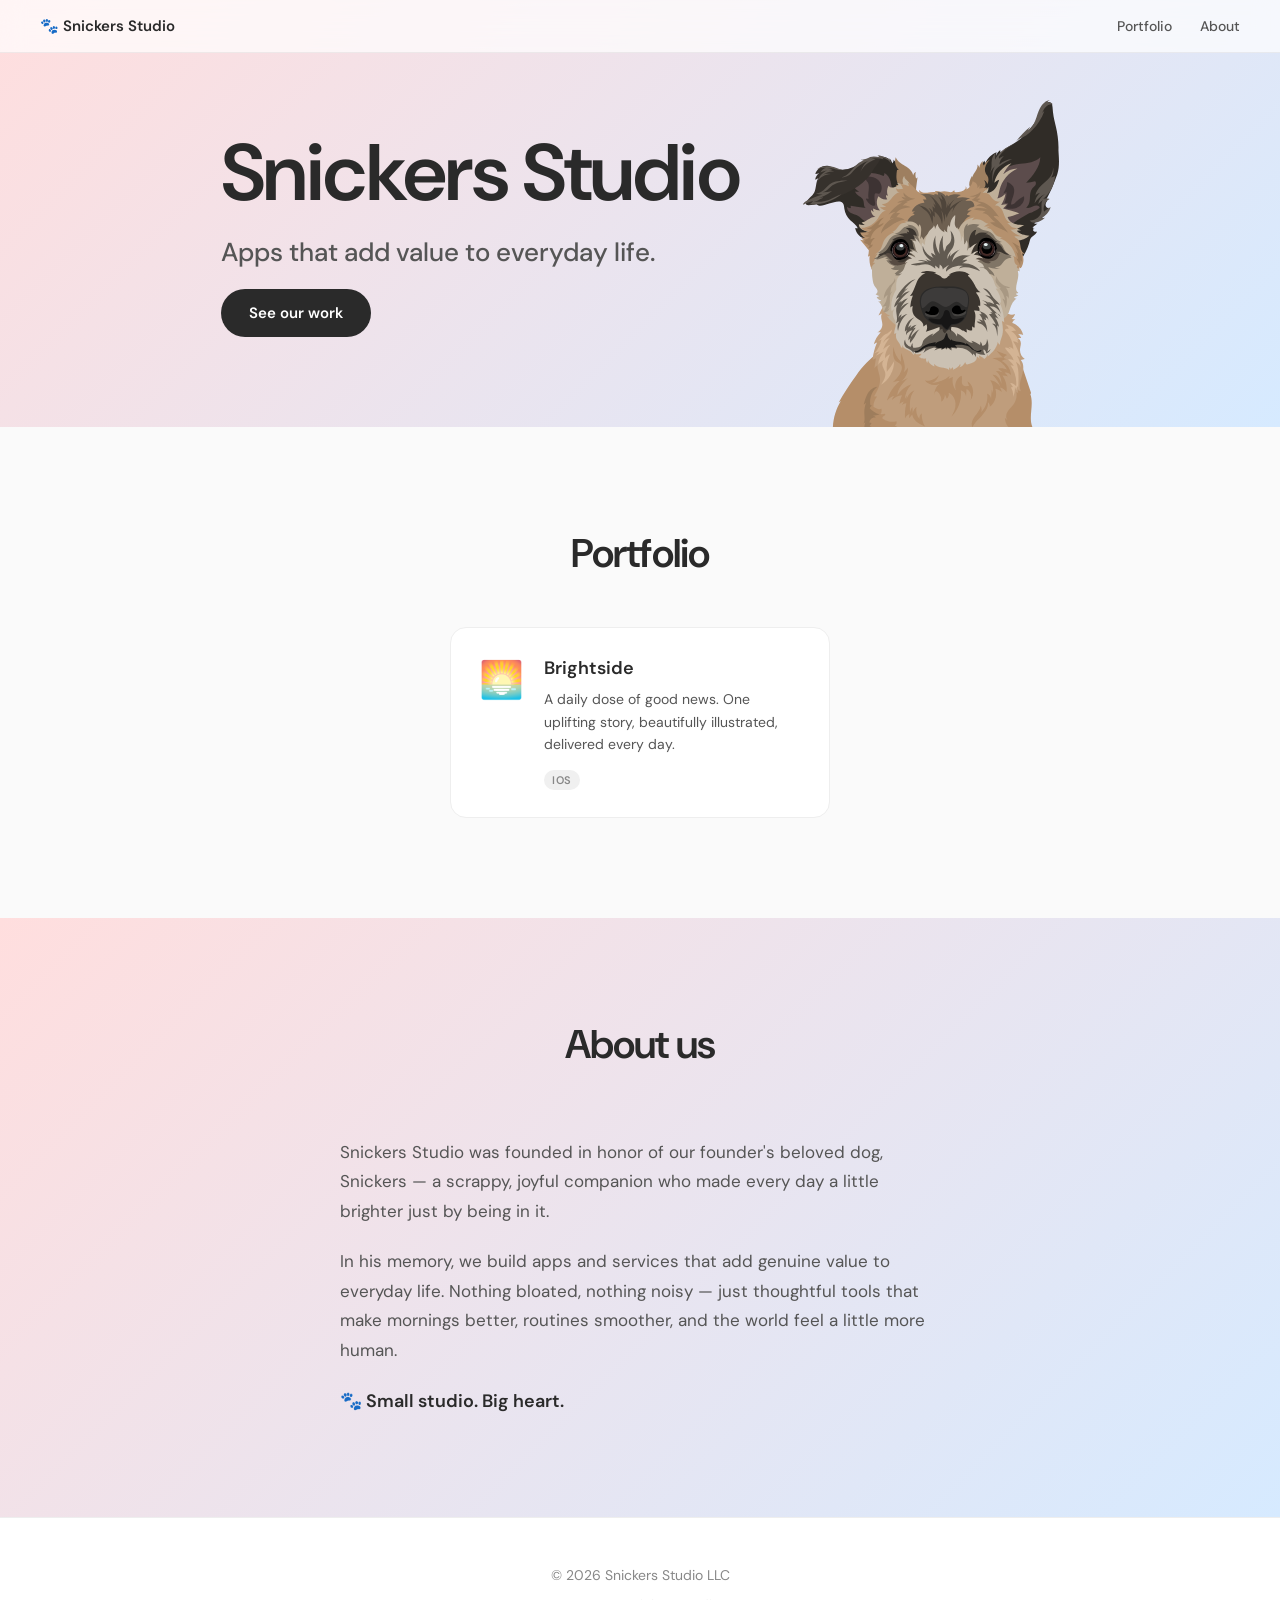
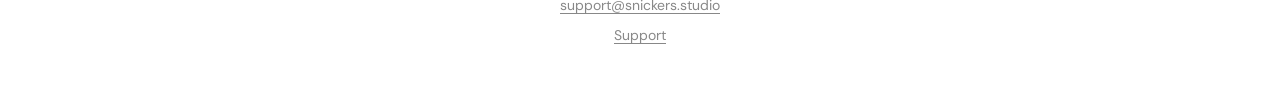
<file: index.html>
<!DOCTYPE html>
<html lang="en">
<head>
  <meta charset="UTF-8" />
  <meta name="viewport" content="width=device-width, initial-scale=1.0" />
  <title>Snickers Studio — Apps that add value to everyday life.</title>
  <meta name="description" content="Snickers Studio builds thoughtful apps and services that add genuine value to everyday life." />
  <link rel="preconnect" href="https://fonts.googleapis.com" />
  <link rel="preconnect" href="https://fonts.gstatic.com" crossorigin />
  <link href="https://fonts.googleapis.com/css2?family=DM+Sans:wght@400;500;600&display=swap" rel="stylesheet" />
  <link rel="stylesheet" href="style.css" />
</head>
<body>

  <!-- Nav -->
  <nav>
    <a href="/" class="nav-logo">🐾 Snickers Studio</a>
    <div class="nav-links">
      <a href="#portfolio">Portfolio</a>
      <a href="#about">About</a>
    </div>
  </nav>

  <!-- Hero -->
  <div class="hero hero--compact">
    <div class="hero-content">
      <h1>Snickers Studio</h1>
      <p class="tagline">Apps that add value to everyday life.</p>
      <a href="#portfolio" class="cta-btn">See our work</a>
    </div>
    <div class="snickers-wrap">
      <img src="snickers.svg" alt="Snickers the dog" class="snickers-img" />
    </div>
  </div>

  <!-- Portfolio -->
  <section class="portfolio" id="portfolio">
    <h2 class="section-title">Portfolio</h2>
    <div class="portfolio-grid">
      <a href="brightside/" class="portfolio-card">
        <div class="portfolio-card-icon">🌅</div>
        <div class="portfolio-card-body">
          <h3>Brightside</h3>
          <p>A daily dose of good news. One uplifting story, beautifully illustrated, delivered every day.</p>
          <span class="portfolio-tag">iOS</span>
        </div>
      </a>
    </div>
  </section>

  <!-- About -->
  <section class="about" id="about">
    <div class="about-content">
      <h2 class="section-title">About us</h2>
      <p>
        Snickers Studio was founded in honor of our founder's beloved dog, Snickers — a scrappy, joyful companion who made every day a little brighter just by being in it.
      </p>
      <p>
        In his memory, we build apps and services that add genuine value to everyday life. Nothing bloated, nothing noisy — just thoughtful tools that make mornings better, routines smoother, and the world feel a little more human.
      </p>
      <p class="about-tagline">🐾 Small studio. Big heart.</p>
    </div>
  </section>

  <!-- Footer -->
  <footer>
    <p>© 2026 Snickers Studio LLC</p>
    <a href="mailto:support@snickers.studio">support@snickers.studio</a>
    <a href="brightside/support.html">Support</a>
  </footer>

</body>
</html>
</file>
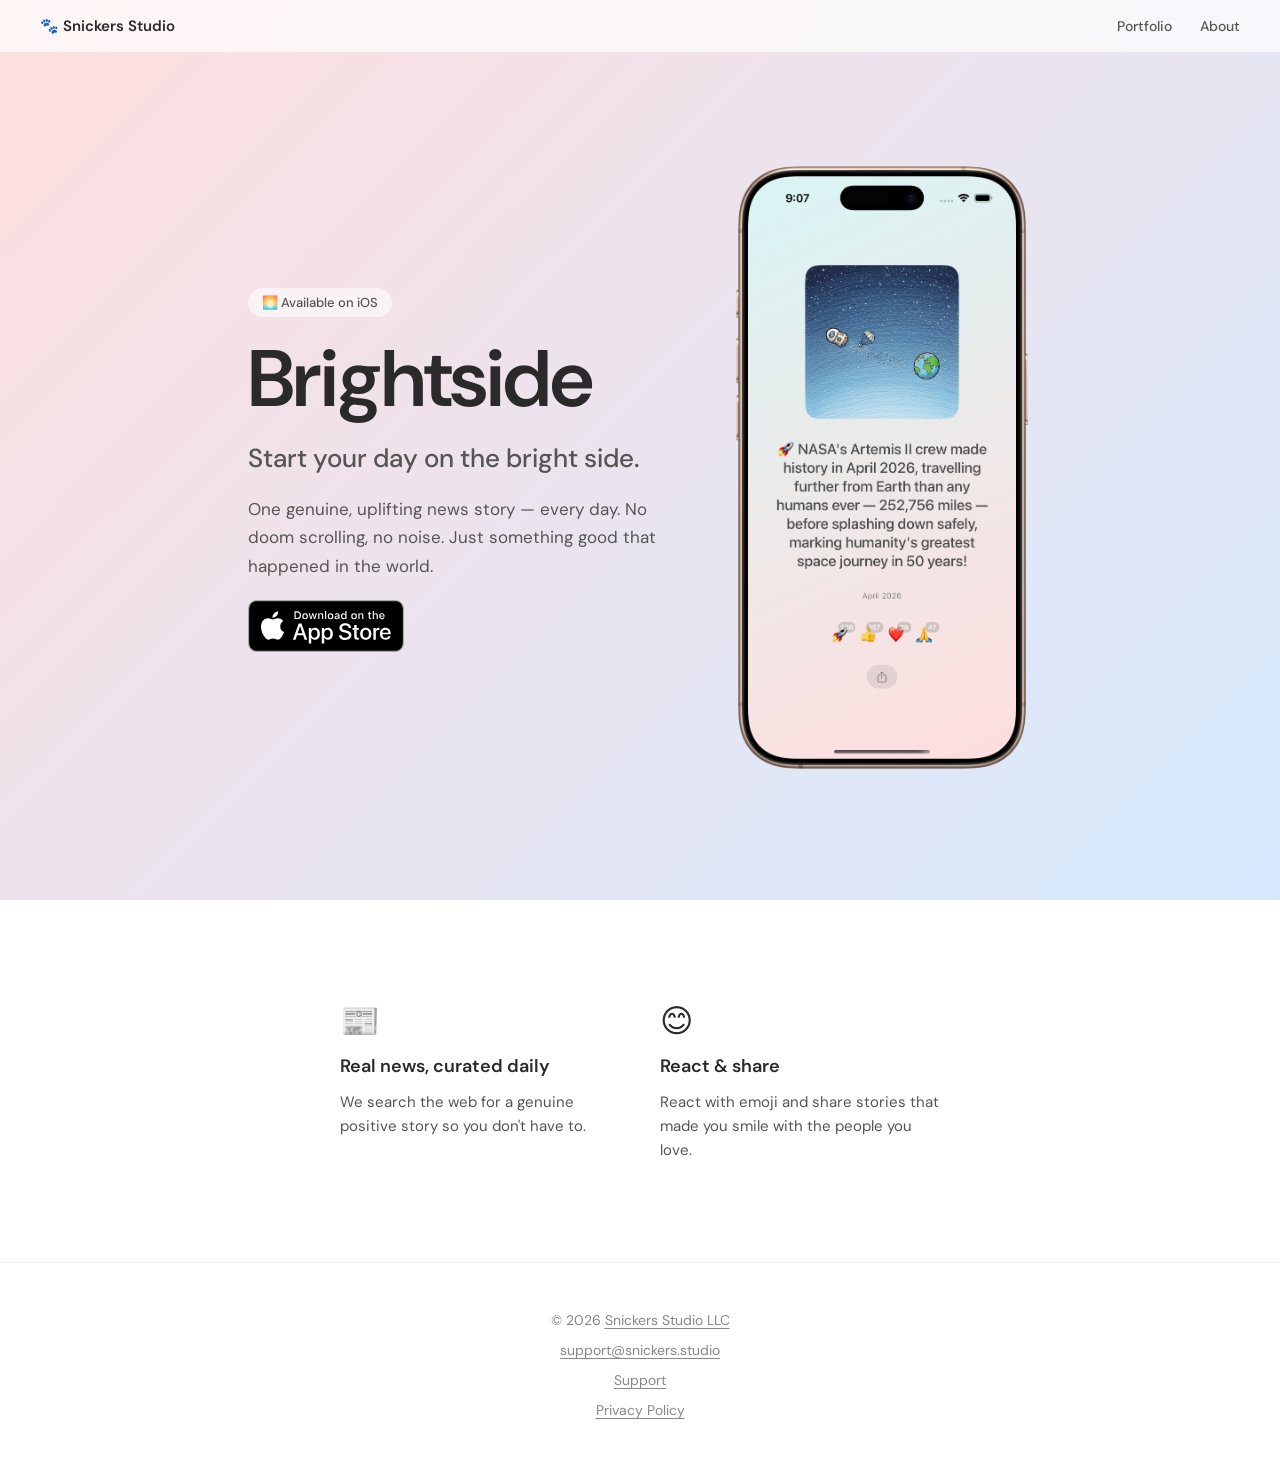
<file: brightside/index.html>
<!DOCTYPE html>
<html lang="en">
<head>
  <meta charset="UTF-8" />
  <meta name="viewport" content="width=device-width, initial-scale=1.0" />
  <title>Brightside — Start your day on the bright side.</title>
  <meta name="description" content="One uplifting news story, every day. Brightside cuts through the noise and delivers a single piece of good news, beautifully." />
  <meta property="og:title" content="Brightside — A daily dose of good news" />
  <meta property="og:description" content="One genuine, uplifting news story — every day. No doom scrolling, no noise. Just something good that happened in the world." />
  <meta property="og:type" content="website" />
  <meta property="og:url" content="https://snickers.studio/brightside/" />
  <meta property="og:image" content="https://snickers.studio/screenshot.png" />
  <meta name="twitter:card" content="summary_large_image" />
  <meta name="twitter:title" content="Brightside — A daily dose of good news" />
  <meta name="twitter:description" content="One genuine, uplifting news story — every day. No doom scrolling, no noise." />
  <link rel="preconnect" href="https://fonts.googleapis.com" />
  <link rel="preconnect" href="https://fonts.gstatic.com" crossorigin />
  <link href="https://fonts.googleapis.com/css2?family=DM+Sans:wght@400;500;600&display=swap" rel="stylesheet" />
  <link rel="stylesheet" href="../style.css" />
</head>
<body>

  <!-- Nav -->
  <nav>
    <a href="/" class="nav-logo">🐾 Snickers Studio</a>
    <div class="nav-links">
      <a href="/#portfolio">Portfolio</a>
      <a href="/#about">About</a>
    </div>
  </nav>

  <!-- Hero -->
  <div class="hero">
    <div class="hero-content">
      <div class="badge">🌅 Available on iOS</div>
      <h1>Brightside</h1>
      <p class="tagline">Start your day on the bright side.</p>
      <p class="description">
        One genuine, uplifting news story — every day. No doom scrolling,
        no noise. Just something good that happened in the world.
      </p>
      <a href="#" class="app-store-btn" id="app-store-link">
        <img src="../app-store-badge.svg" alt="Download on the App Store" />
      </a>
    </div>

    <div class="phone-wrap">
      <img src="../screenshot.png" alt="Brightside app screenshot" class="screenshot" />
    </div>
  </div>

  <!-- Features -->
  <section class="features">
    <div class="feature">
      <span class="feature-icon">📰</span>
      <h3>Real news, curated daily</h3>
      <p>We search the web for a genuine positive story so you don't have to.</p>
    </div>
    <div class="feature">
      <span class="feature-icon">😊</span>
      <h3>React & share</h3>
      <p>React with emoji and share stories that made you smile with the people you love.</p>
    </div>
  </section>

  <!-- Footer -->
  <footer>
    <p>© 2026 <a href="/">Snickers Studio LLC</a></p>
    <a href="mailto:support@snickers.studio">support@snickers.studio</a>
    <a href="support.html">Support</a>
    <a href="privacy.html">Privacy Policy</a>
  </footer>

</body>
</html>
</file>
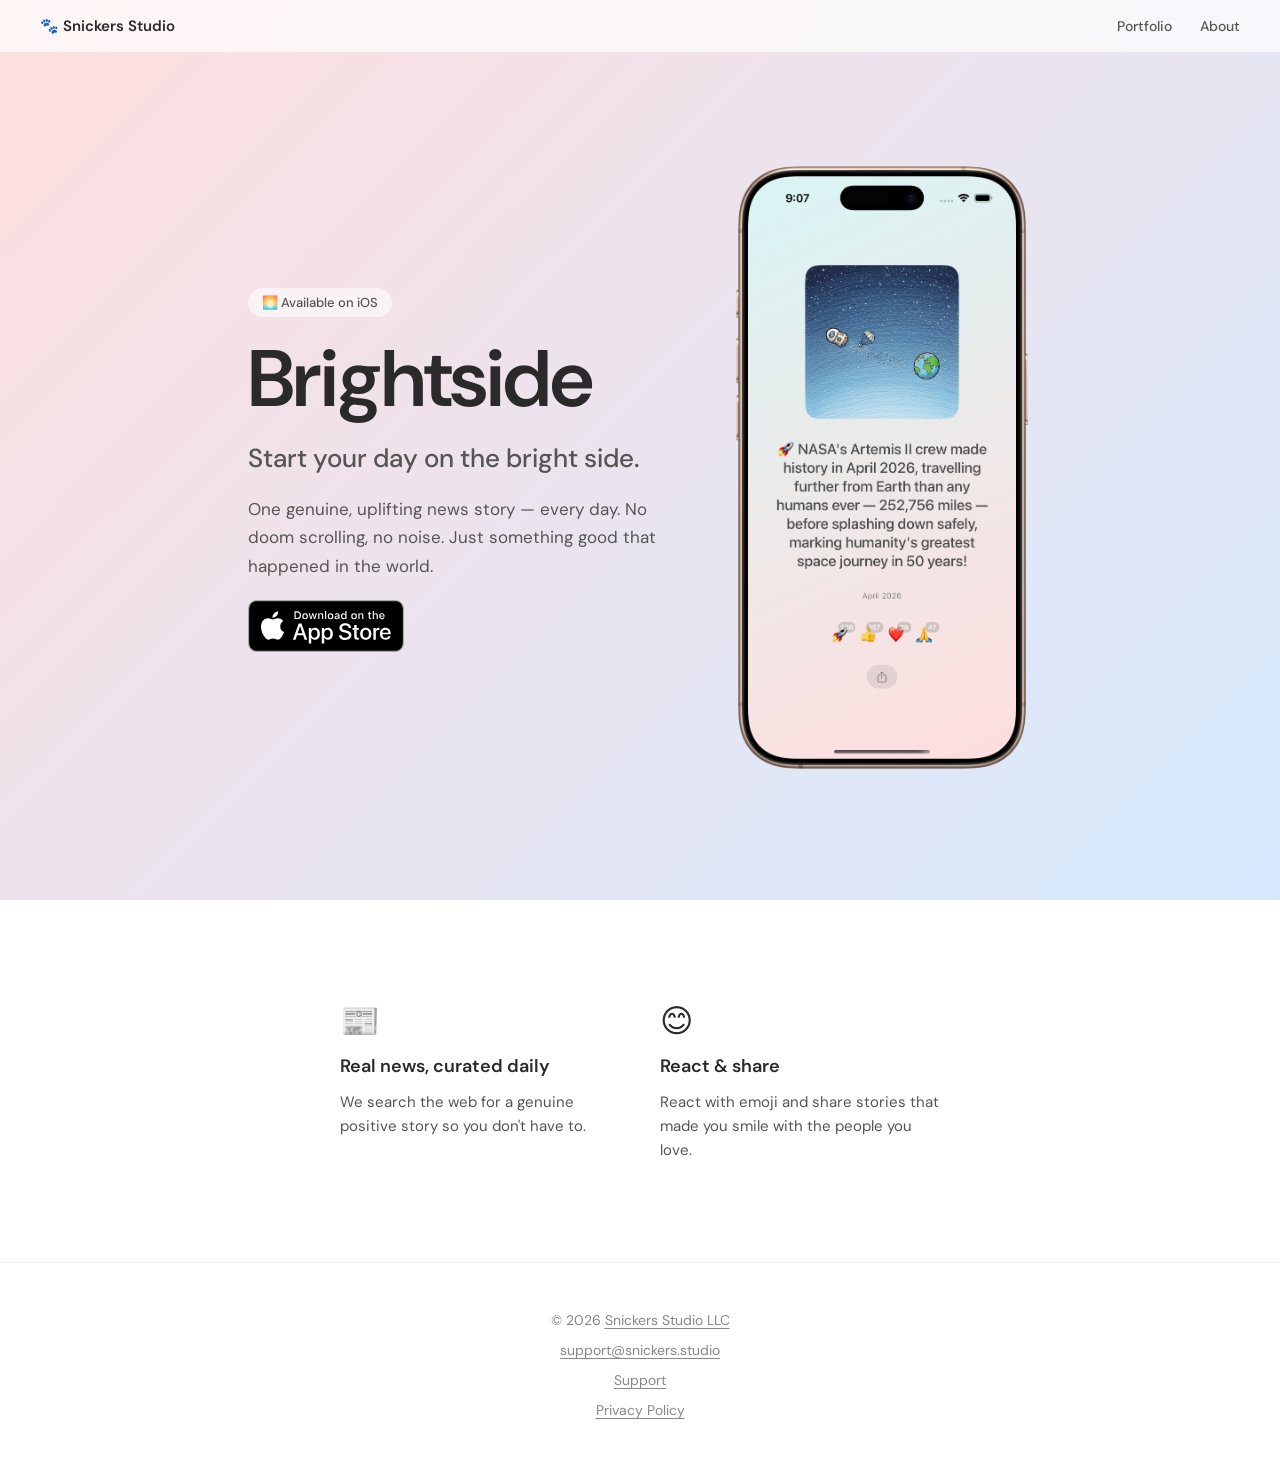
<file: brightside.html>
<!DOCTYPE html>
<html lang="en">
<head>
  <meta charset="UTF-8" />
  <meta name="viewport" content="width=device-width, initial-scale=1.0" />
  <title>Brightside — Start your day on the bright side.</title>
  <meta name="description" content="One uplifting news story, every day. Brightside cuts through the noise and delivers a single piece of good news, beautifully." />
  <meta property="og:title" content="Brightside — A daily dose of good news" />
  <meta property="og:description" content="One genuine, uplifting news story — every day. No doom scrolling, no noise. Just something good that happened in the world." />
  <meta property="og:type" content="website" />
  <meta property="og:url" content="https://snickers.studio/brightside.html" />
  <meta property="og:image" content="https://snickers.studio/screenshot.png" />
  <meta name="twitter:card" content="summary_large_image" />
  <meta name="twitter:title" content="Brightside — A daily dose of good news" />
  <meta name="twitter:description" content="One genuine, uplifting news story — every day. No doom scrolling, no noise." />
  <link rel="preconnect" href="https://fonts.googleapis.com" />
  <link rel="preconnect" href="https://fonts.gstatic.com" crossorigin />
  <link href="https://fonts.googleapis.com/css2?family=DM+Sans:wght@400;500;600&display=swap" rel="stylesheet" />
  <link rel="stylesheet" href="style.css" />
</head>
<body>

  <!-- Nav -->
  <nav>
    <a href="/" class="nav-logo">🐾 Snickers Studio</a>
    <div class="nav-links">
      <a href="/#portfolio">Portfolio</a>
      <a href="/#about">About</a>
    </div>
  </nav>

  <!-- Hero -->
  <div class="hero">
    <div class="hero-content">
      <div class="badge">🌅 Available on iOS</div>
      <h1>Brightside</h1>
      <p class="tagline">Start your day on the bright side.</p>
      <p class="description">
        One genuine, uplifting news story — every day. No doom scrolling,
        no noise. Just something good that happened in the world.
      </p>
      <a href="#" class="app-store-btn" id="app-store-link">
        <img src="app-store-badge.svg" alt="Download on the App Store" />
      </a>
    </div>

    <div class="phone-wrap">
      <img src="screenshot.png" alt="Brightside app screenshot" class="screenshot" />
    </div>
  </div>

  <!-- Features -->
  <section class="features">
    <div class="feature">
      <span class="feature-icon">📰</span>
      <h3>Real news, curated daily</h3>
      <p>We search the web for a genuine positive story so you don't have to.</p>
    </div>
    <div class="feature">
      <span class="feature-icon">😊</span>
      <h3>React & share</h3>
      <p>React with emoji and share stories that made you smile with the people you love.</p>
    </div>
  </section>

  <!-- Footer -->
  <footer>
    <p>© 2026 <a href="/">Snickers Studio LLC</a></p>
    <a href="mailto:support@snickers.studio">support@snickers.studio</a>
    <a href="support.html">Support</a>
    <a href="privacy.html">Privacy Policy</a>
  </footer>

</body>
</html>
</file>
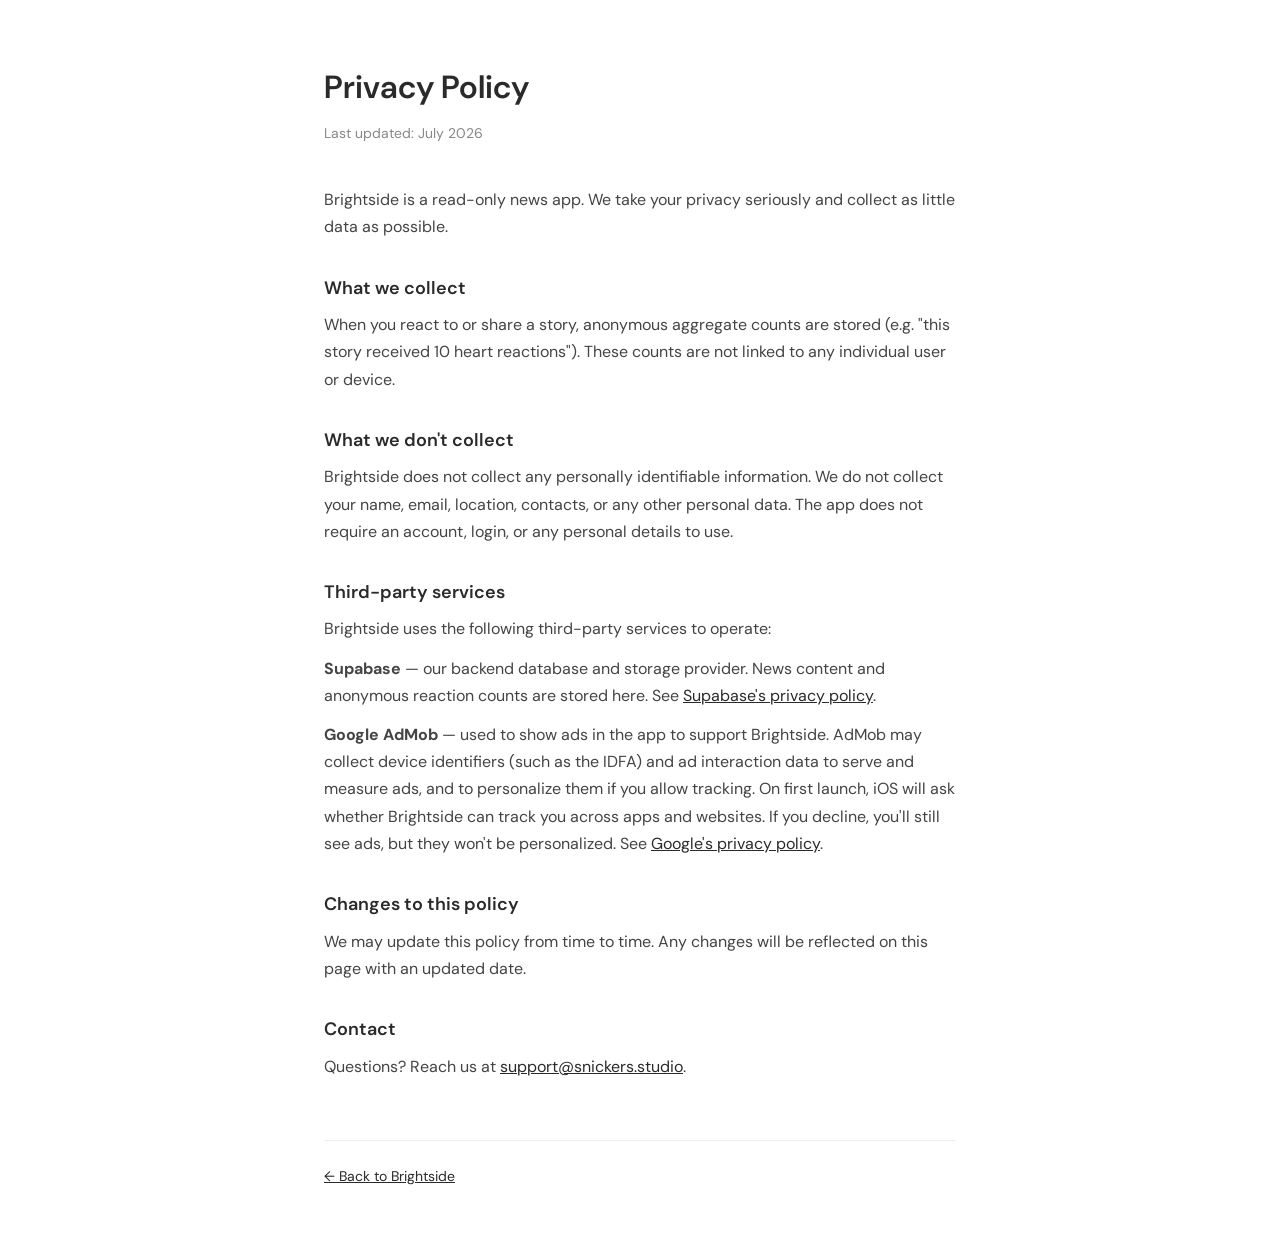
<file: privacy.html>
<!DOCTYPE html>
<html lang="en">
<head>
  <meta charset="UTF-8" />
  <meta name="viewport" content="width=device-width, initial-scale=1.0" />
  <title>Privacy Policy — Brightside</title>
  <link rel="preconnect" href="https://fonts.googleapis.com" />
  <link rel="preconnect" href="https://fonts.gstatic.com" crossorigin />
  <link href="https://fonts.googleapis.com/css2?family=DM+Sans:wght@400;500;600&display=swap" rel="stylesheet" />
  <style>
    * { box-sizing: border-box; margin: 0; padding: 0; }
    body { font-family: "DM Sans", system-ui, sans-serif; color: #2a2a2a; padding: 60px 24px; max-width: 680px; margin: 0 auto; line-height: 1.7; }
    h1 { font-size: 32px; font-weight: 600; margin-bottom: 8px; }
    .updated { color: #888; font-size: 14px; margin-bottom: 40px; }
    h2 { font-size: 18px; font-weight: 600; margin: 32px 0 8px; }
    p { color: #444; margin-bottom: 12px; }
    a { color: #2a2a2a; }
    footer { margin-top: 60px; padding-top: 24px; border-top: 1px solid #eee; font-size: 14px; color: #888; }
  </style>
</head>
<body>
  <h1>Privacy Policy</h1>
  <p class="updated">Last updated: July 2026</p>

  <p>Brightside is a read-only news app. We take your privacy seriously and collect as little data as possible.</p>

  <h2>What we collect</h2>
  <p>When you react to or share a story, anonymous aggregate counts are stored (e.g. "this story received 10 heart reactions"). These counts are not linked to any individual user or device.</p>

  <h2>What we don't collect</h2>
  <p>Brightside does not collect any personally identifiable information. We do not collect your name, email, location, contacts, or any other personal data. The app does not require an account, login, or any personal details to use.</p>

  <h2>Third-party services</h2>
  <p>Brightside uses the following third-party services to operate:</p>
  <p><strong>Supabase</strong> — our backend database and storage provider. News content and anonymous reaction counts are stored here. See <a href="https://supabase.com/privacy" target="_blank">Supabase's privacy policy</a>.</p>
  <p><strong>Google AdMob</strong> — used to show ads in the app to support Brightside. AdMob may collect device identifiers (such as the IDFA) and ad interaction data to serve and measure ads, and to personalize them if you allow tracking. On first launch, iOS will ask whether Brightside can track you across apps and websites. If you decline, you'll still see ads, but they won't be personalized. See <a href="https://policies.google.com/privacy" target="_blank">Google's privacy policy</a>.</p>

  <h2>Changes to this policy</h2>
  <p>We may update this policy from time to time. Any changes will be reflected on this page with an updated date.</p>

  <h2>Contact</h2>
  <p>Questions? Reach us at <a href="mailto:support@snickers.studio">support@snickers.studio</a>.</p>

  <footer>
    <a href="/">← Back to Brightside</a>
  </footer>
</body>
</html>
</file>
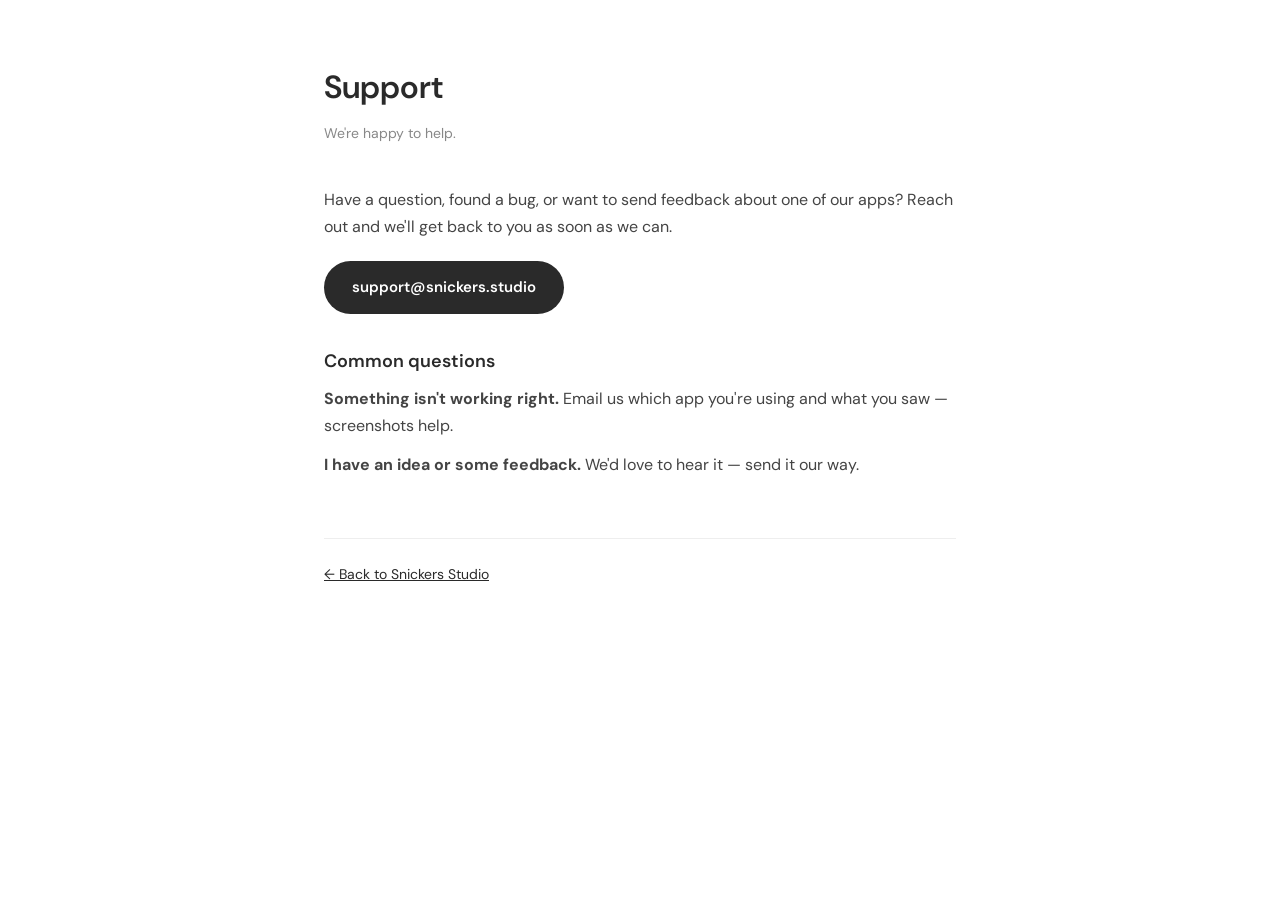
<file: support.html>
<!DOCTYPE html>
<html lang="en">
<head>
  <meta charset="UTF-8" />
  <meta name="viewport" content="width=device-width, initial-scale=1.0" />
  <title>Support — Snickers Studio</title>
  <link rel="preconnect" href="https://fonts.googleapis.com" />
  <link rel="preconnect" href="https://fonts.gstatic.com" crossorigin />
  <link href="https://fonts.googleapis.com/css2?family=DM+Sans:wght@400;500;600&display=swap" rel="stylesheet" />
  <style>
    * { box-sizing: border-box; margin: 0; padding: 0; }
    body { font-family: "DM Sans", system-ui, sans-serif; color: #2a2a2a; padding: 60px 24px; max-width: 680px; margin: 0 auto; line-height: 1.7; }
    h1 { font-size: 32px; font-weight: 600; margin-bottom: 8px; }
    .subtitle { color: #888; font-size: 14px; margin-bottom: 40px; }
    h2 { font-size: 18px; font-weight: 600; margin: 32px 0 8px; }
    p { color: #444; margin-bottom: 12px; }
    a { color: #2a2a2a; }
    .email-btn { display: inline-block; font-size: 15px; font-weight: 600; color: #fff; background: #2a2a2a; padding: 14px 28px; border-radius: 100px; text-decoration: none; margin-top: 8px; }
    footer { margin-top: 60px; padding-top: 24px; border-top: 1px solid #eee; font-size: 14px; color: #888; }
  </style>
</head>
<body>
  <h1>Support</h1>
  <p class="subtitle">We're happy to help.</p>

  <p>Have a question, found a bug, or want to send feedback about one of our apps? Reach out and we'll get back to you as soon as we can.</p>

  <a href="mailto:support@snickers.studio" class="email-btn">support@snickers.studio</a>

  <h2>Common questions</h2>
  <p><strong>Something isn't working right.</strong> Email us which app you're using and what you saw — screenshots help.</p>
  <p><strong>I have an idea or some feedback.</strong> We'd love to hear it — send it our way.</p>

  <footer>
    <a href="/">← Back to Snickers Studio</a>
  </footer>
</body>
</html>
</file>
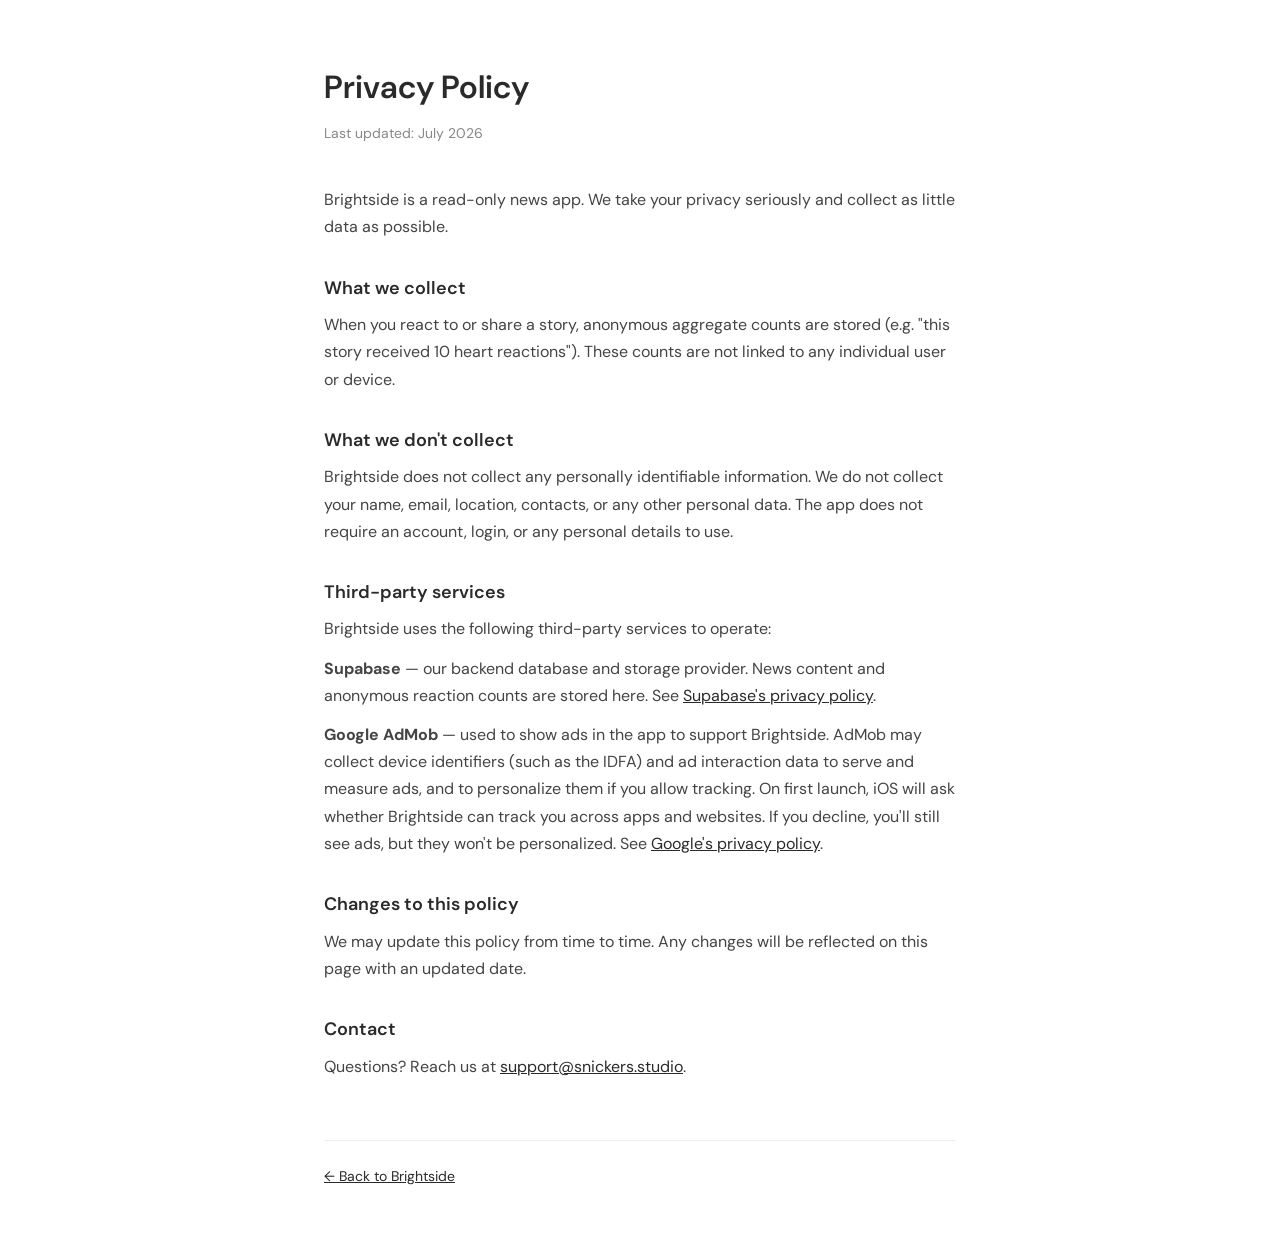
<file: brightside/privacy.html>
<!DOCTYPE html>
<html lang="en">
<head>
  <meta charset="UTF-8" />
  <meta name="viewport" content="width=device-width, initial-scale=1.0" />
  <title>Privacy Policy — Brightside</title>
  <link rel="preconnect" href="https://fonts.googleapis.com" />
  <link rel="preconnect" href="https://fonts.gstatic.com" crossorigin />
  <link href="https://fonts.googleapis.com/css2?family=DM+Sans:wght@400;500;600&display=swap" rel="stylesheet" />
  <style>
    * { box-sizing: border-box; margin: 0; padding: 0; }
    body { font-family: "DM Sans", system-ui, sans-serif; color: #2a2a2a; padding: 60px 24px; max-width: 680px; margin: 0 auto; line-height: 1.7; }
    h1 { font-size: 32px; font-weight: 600; margin-bottom: 8px; }
    .updated { color: #888; font-size: 14px; margin-bottom: 40px; }
    h2 { font-size: 18px; font-weight: 600; margin: 32px 0 8px; }
    p { color: #444; margin-bottom: 12px; }
    a { color: #2a2a2a; }
    footer { margin-top: 60px; padding-top: 24px; border-top: 1px solid #eee; font-size: 14px; color: #888; }
  </style>
</head>
<body>
  <h1>Privacy Policy</h1>
  <p class="updated">Last updated: July 2026</p>

  <p>Brightside is a read-only news app. We take your privacy seriously and collect as little data as possible.</p>

  <h2>What we collect</h2>
  <p>When you react to or share a story, anonymous aggregate counts are stored (e.g. "this story received 10 heart reactions"). These counts are not linked to any individual user or device.</p>

  <h2>What we don't collect</h2>
  <p>Brightside does not collect any personally identifiable information. We do not collect your name, email, location, contacts, or any other personal data. The app does not require an account, login, or any personal details to use.</p>

  <h2>Third-party services</h2>
  <p>Brightside uses the following third-party services to operate:</p>
  <p><strong>Supabase</strong> — our backend database and storage provider. News content and anonymous reaction counts are stored here. See <a href="https://supabase.com/privacy" target="_blank">Supabase's privacy policy</a>.</p>
  <p><strong>Google AdMob</strong> — used to show ads in the app to support Brightside. AdMob may collect device identifiers (such as the IDFA) and ad interaction data to serve and measure ads, and to personalize them if you allow tracking. On first launch, iOS will ask whether Brightside can track you across apps and websites. If you decline, you'll still see ads, but they won't be personalized. See <a href="https://policies.google.com/privacy" target="_blank">Google's privacy policy</a>.</p>

  <h2>Changes to this policy</h2>
  <p>We may update this policy from time to time. Any changes will be reflected on this page with an updated date.</p>

  <h2>Contact</h2>
  <p>Questions? Reach us at <a href="mailto:support@snickers.studio">support@snickers.studio</a>.</p>

  <footer>
    <a href="/brightside/">← Back to Brightside</a>
  </footer>
</body>
</html>
</file>
<file: style.css>
*, *::before, *::after { box-sizing: border-box; margin: 0; padding: 0; }

:root {
  --pastel-start: #ffdede;
  --pastel-end:   #d6eaff;
  --text-dark:    #2a2a2a;
  --text-mid:     #555;
  --text-light:   #888;
  --radius:       16px;
}

html { scroll-behavior: smooth; }

body {
  font-family: "DM Sans", system-ui, sans-serif;
  color: var(--text-dark);
  background: #fff;
  overflow-x: hidden;
}

/* ── Hero ── */
.hero {
  min-height: 100svh;
  display: flex;
  align-items: center;
  justify-content: center;
  gap: 64px;
  padding: 120px 40px 80px;
  background: linear-gradient(135deg, var(--pastel-start), var(--pastel-end));
  flex-wrap: wrap;
}

.hero-content {
  max-width: 480px;
  display: flex;
  flex-direction: column;
  gap: 20px;
}

.badge {
  display: inline-block;
  font-size: 13px;
  font-weight: 500;
  color: var(--text-mid);
  background: rgba(255,255,255,0.6);
  border-radius: 100px;
  padding: 6px 14px;
  width: fit-content;
}

h1 {
  font-size: clamp(48px, 8vw, 80px);
  font-weight: 600;
  line-height: 1.05;
  letter-spacing: -0.02em;
  color: var(--text-dark);
}

.tagline {
  font-size: clamp(20px, 3vw, 26px);
  font-weight: 500;
  color: var(--text-mid);
}

.description {
  font-size: 17px;
  line-height: 1.65;
  color: var(--text-mid);
  max-width: 420px;
}

.app-store-btn img {
  height: 52px;
  display: block;
  transition: opacity 0.2s;
}

.app-store-btn:hover img { opacity: 0.8; }

.cta-btn {
  display: inline-block;
  font-size: 15px;
  font-weight: 600;
  color: #fff;
  background: var(--text-dark);
  padding: 14px 28px;
  border-radius: 100px;
  text-decoration: none;
  transition: opacity 0.2s;
  width: fit-content;
}

.cta-btn:hover { opacity: 0.8; }

/* ── Phone screenshot ── */
.phone-wrap {
  flex-shrink: 0;
}

.screenshot {
  width: clamp(220px, 30vw, 300px);
}

.hero-content {
  max-width: 640px;
}

/* ── Nav ── */
nav {
  position: fixed;
  top: 0;
  left: 0;
  right: 0;
  z-index: 100;
  display: flex;
  align-items: center;
  justify-content: space-between;
  padding: 16px 40px;
  background: rgba(255,255,255,0.7);
  backdrop-filter: blur(12px);
  -webkit-backdrop-filter: blur(12px);
  border-bottom: 1px solid rgba(0,0,0,0.06);
}

.nav-logo {
  font-weight: 600;
  font-size: 15px;
  color: var(--text-dark);
  text-decoration: none;
}

.nav-links {
  display: flex;
  gap: 28px;
}

.nav-links a {
  font-size: 14px;
  font-weight: 500;
  color: var(--text-mid);
  text-decoration: none;
}

.nav-links a:hover { color: var(--text-dark); }

/* ── Features ── */
.features {
  display: flex;
  justify-content: center;
  gap: 40px;
  padding: 100px 40px;
  flex-wrap: wrap;
  background: #fff;
}

.feature {
  max-width: 280px;
  display: flex;
  flex-direction: column;
  gap: 12px;
}

.feature-icon {
  font-size: 32px;
}

.feature h3 {
  font-size: 18px;
  font-weight: 600;
}

.feature p {
  font-size: 15px;
  line-height: 1.6;
  color: var(--text-mid);
}

.hero--compact {
  min-height: 0;
  padding: 100px 40px 0;
  overflow: hidden;
  align-items: center;
  position: relative;
}

.hero--compact .hero-content {
  padding-bottom: 60px;
}

.snickers-wrap {
  flex-shrink: 0;
  display: flex;
  align-items: flex-end;
  align-self: flex-end;
}

.snickers-img {
  width: clamp(160px, 20vw, 260px);
  display: block;
  /* Crop top of image so only the top portion (head peeking up) shows */
  margin-bottom: -2px;
}

/* ── Section title ── */
.section-title {
  font-size: clamp(28px, 4vw, 40px);
  font-weight: 600;
  letter-spacing: -0.02em;
  margin-bottom: 48px;
  text-align: center;
}

/* ── Portfolio ── */
.portfolio {
  padding: 100px 40px;
  background: #fafafa;
  display: flex;
  flex-direction: column;
  align-items: center;
}

.portfolio-grid {
  display: flex;
  gap: 24px;
  flex-wrap: wrap;
  justify-content: center;
  max-width: 900px;
  width: 100%;
}

.portfolio-card {
  display: flex;
  align-items: flex-start;
  gap: 20px;
  background: #fff;
  border: 1px solid #eee;
  border-radius: var(--radius);
  padding: 28px;
  max-width: 380px;
  width: 100%;
  text-decoration: none;
  color: inherit;
  transition: box-shadow 0.2s, transform 0.2s;
}

.portfolio-card:hover {
  box-shadow: 0 8px 32px rgba(0,0,0,0.08);
  transform: translateY(-2px);
}

.portfolio-card-icon {
  font-size: 36px;
  flex-shrink: 0;
}

.portfolio-card-body h3 {
  font-size: 18px;
  font-weight: 600;
  margin-bottom: 8px;
}

.portfolio-card-body p {
  font-size: 14px;
  line-height: 1.6;
  color: var(--text-mid);
  margin-bottom: 12px;
}

.portfolio-tag {
  font-size: 11px;
  font-weight: 600;
  text-transform: uppercase;
  letter-spacing: 0.05em;
  color: var(--text-light);
  background: #f0f0f0;
  padding: 3px 8px;
  border-radius: 100px;
}

/* ── About ── */
.about {
  padding: 100px 40px;
  display: flex;
  justify-content: center;
  background: linear-gradient(135deg, var(--pastel-start), var(--pastel-end));
}

.about-content {
  max-width: 600px;
  display: flex;
  flex-direction: column;
  gap: 20px;
}

.about-content p {
  font-size: 17px;
  line-height: 1.75;
  color: var(--text-mid);
}

.about-tagline {
  font-size: 18px !important;
  font-weight: 600;
  color: var(--text-dark) !important;
}

/* ── Footer ── */
footer {
  text-align: center;
  padding: 48px 24px;
  border-top: 1px solid #eee;
  display: flex;
  flex-direction: column;
  gap: 12px;
  color: var(--text-light);
  font-size: 14px;
}

footer a {
  color: var(--text-light);
  text-decoration: underline;
  text-underline-offset: 3px;
}

footer a:hover { color: var(--text-dark); }

/* ── Responsive ── */
@media (max-width: 640px) {
  .hero {
    flex-direction: column;
    align-items: flex-start;
    gap: 48px;
    padding: 60px 24px;
  }

  .phone-wrap {
    align-self: center;
  }

  .features {
    padding: 60px 24px;
    flex-direction: column;
    align-items: center;
    text-align: center;
  }

  .hero--compact {
    padding: 80px 24px 0;
  }

  .hero--compact .hero-content {
    padding-bottom: 32px;
  }

  .snickers-wrap {
    align-self: center;
  }
}
</file>
